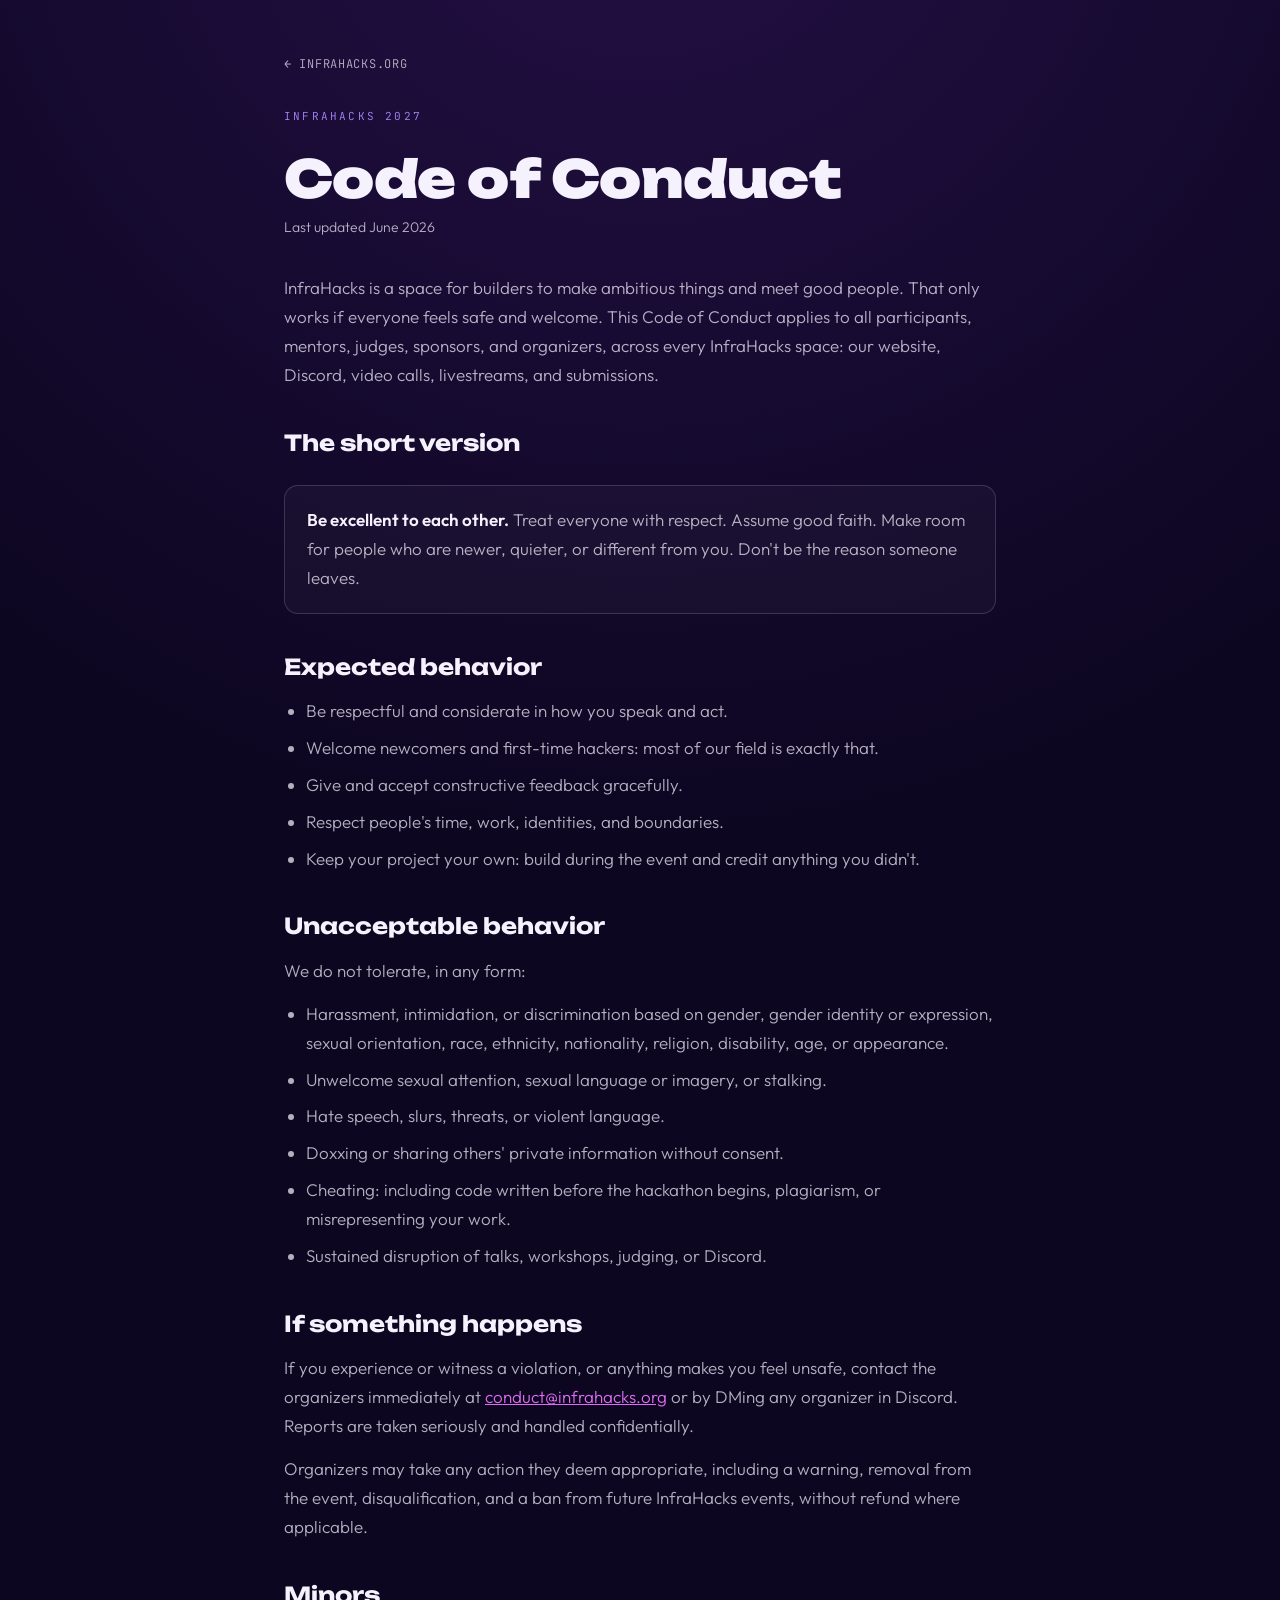
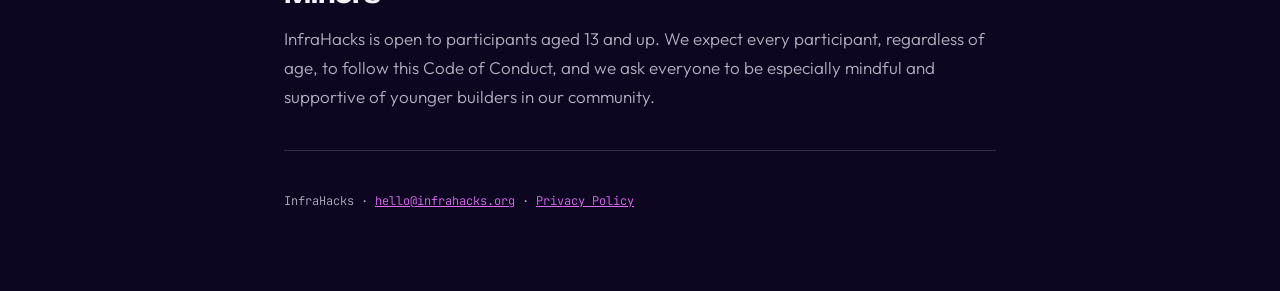
<file: coc.html>
<!DOCTYPE html>
<html lang="en">
<head>
  <meta name="robots" content="noindex">
<meta charset="UTF-8">
<meta name="viewport" content="width=device-width, initial-scale=1.0">
<title>Code of Conduct: InfraHacks 2027</title>
<meta name="description" content="The InfraHacks 2027 Code of Conduct: how we keep the event safe, welcoming, and harassment-free for everyone.">
<link rel="preconnect" href="https://fonts.googleapis.com">
<link rel="preconnect" href="https://fonts.gstatic.com" crossorigin>
<link href="https://fonts.googleapis.com/css2?family=Unbounded:wght@700;900&family=Outfit:wght@300;400;600&family=JetBrains+Mono:wght@400;500&display=swap" rel="stylesheet">
<style>
  :root{--bg:#0C0620;--ink:#F5F1FD;--mute:rgba(245,241,253,.72);--mag:#E06BF5;--violet:#A78BFA;--edge:rgba(245,241,253,.16)}
  *{margin:0;padding:0;box-sizing:border-box}
  body{background:radial-gradient(120% 80% at 50% -10%,#241046,#0c0620 70%);color:var(--ink);font-family:'Outfit',system-ui,sans-serif;font-weight:300;line-height:1.7;font-size:17px;min-height:100vh}
  .wrap{max-width:760px;margin:0 auto;padding:48px 24px 80px}
  a{color:var(--mag)}
  .back{font-family:'JetBrains Mono';font-size:12px;letter-spacing:.06em;text-transform:uppercase;text-decoration:none;color:var(--mute)}
  .back:hover{color:var(--mag)}
  h1{font-family:'Unbounded';font-weight:900;font-size:clamp(32px,6vw,52px);line-height:1.05;margin:26px 0 10px;letter-spacing:-.01em}
  .tag{font-family:'JetBrains Mono';font-size:11px;letter-spacing:.2em;text-transform:uppercase;color:var(--violet)}
  .updated{color:var(--mute);font-size:14px;margin-bottom:34px}
  h2{font-family:'Unbounded';font-weight:700;font-size:22px;margin:34px 0 12px}
  p{color:var(--mute);margin-bottom:14px}
  ul{color:var(--mute);margin:0 0 14px 22px}
  li{margin-bottom:8px}
  strong{color:var(--ink);font-weight:600}
  .box{border:1px solid var(--edge);border-radius:14px;padding:20px 22px;background:rgba(245,241,253,.03);margin:24px 0}
  hr{border:0;border-top:1px solid var(--edge);margin:38px 0}
  footer{color:var(--mute);font-family:'JetBrains Mono';font-size:12px;margin-top:40px}
</style>
</head>
<body>
<div class="wrap">
  <a class="back" href="./">← infrahacks.org</a>
  <div class="tag" style="margin-top:30px">InfraHacks 2027</div>
  <h1>Code of Conduct</h1>
  <p class="updated">Last updated June 2026</p>

  <p>InfraHacks is a space for builders to make ambitious things and meet good people. That only works if everyone feels safe and welcome. This Code of Conduct applies to all participants, mentors, judges, sponsors, and organizers, across every InfraHacks space: our website, Discord, video calls, livestreams, and submissions.</p>

  <h2>The short version</h2>
  <div class="box">
    <p style="margin:0"><strong>Be excellent to each other.</strong> Treat everyone with respect. Assume good faith. Make room for people who are newer, quieter, or different from you. Don't be the reason someone leaves.</p>
  </div>

  <h2>Expected behavior</h2>
  <ul>
    <li>Be respectful and considerate in how you speak and act.</li>
    <li>Welcome newcomers and first-time hackers: most of our field is exactly that.</li>
    <li>Give and accept constructive feedback gracefully.</li>
    <li>Respect people's time, work, identities, and boundaries.</li>
    <li>Keep your project your own: build during the event and credit anything you didn't.</li>
  </ul>

  <h2>Unacceptable behavior</h2>
  <p>We do not tolerate, in any form:</p>
  <ul>
    <li>Harassment, intimidation, or discrimination based on gender, gender identity or expression, sexual orientation, race, ethnicity, nationality, religion, disability, age, or appearance.</li>
    <li>Unwelcome sexual attention, sexual language or imagery, or stalking.</li>
    <li>Hate speech, slurs, threats, or violent language.</li>
    <li>Doxxing or sharing others' private information without consent.</li>
    <li>Cheating: including code written before the hackathon begins, plagiarism, or misrepresenting your work.</li>
    <li>Sustained disruption of talks, workshops, judging, or Discord.</li>
  </ul>

  <h2>If something happens</h2>
  <p>If you experience or witness a violation, or anything makes you feel unsafe, contact the organizers immediately at <a href="mailto:conduct@infrahacks.org">conduct@infrahacks.org</a> or by DMing any organizer in Discord. Reports are taken seriously and handled confidentially.</p>
  <p>Organizers may take any action they deem appropriate, including a warning, removal from the event, disqualification, and a ban from future InfraHacks events, without refund where applicable.</p>

  <h2>Minors</h2>
  <p>InfraHacks is open to participants aged 13 and up. We expect every participant, regardless of age, to follow this Code of Conduct, and we ask everyone to be especially mindful and supportive of younger builders in our community.</p>

  <hr>
  <footer>InfraHacks · <a href="mailto:hello@infrahacks.org">hello@infrahacks.org</a> · <a href="privacy.html">Privacy Policy</a></footer>
</div>
</body>
</html>
</file>
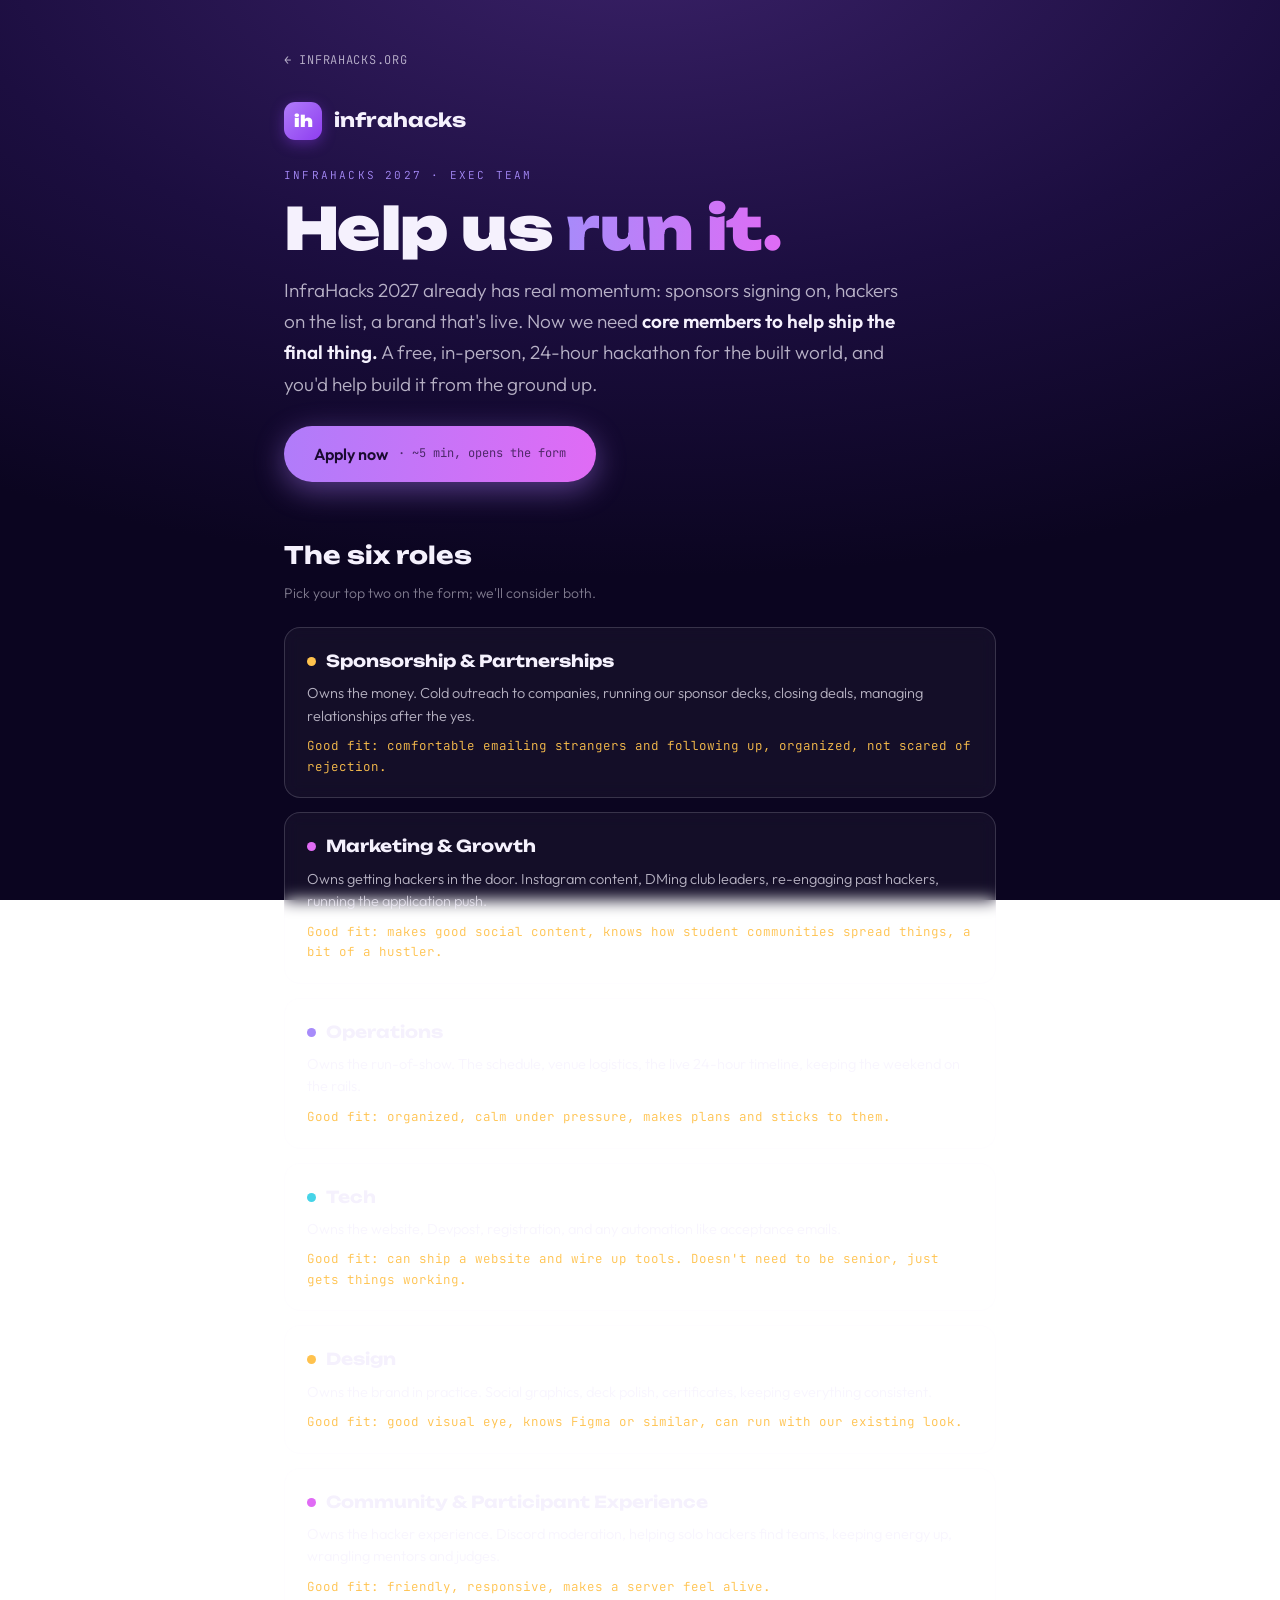
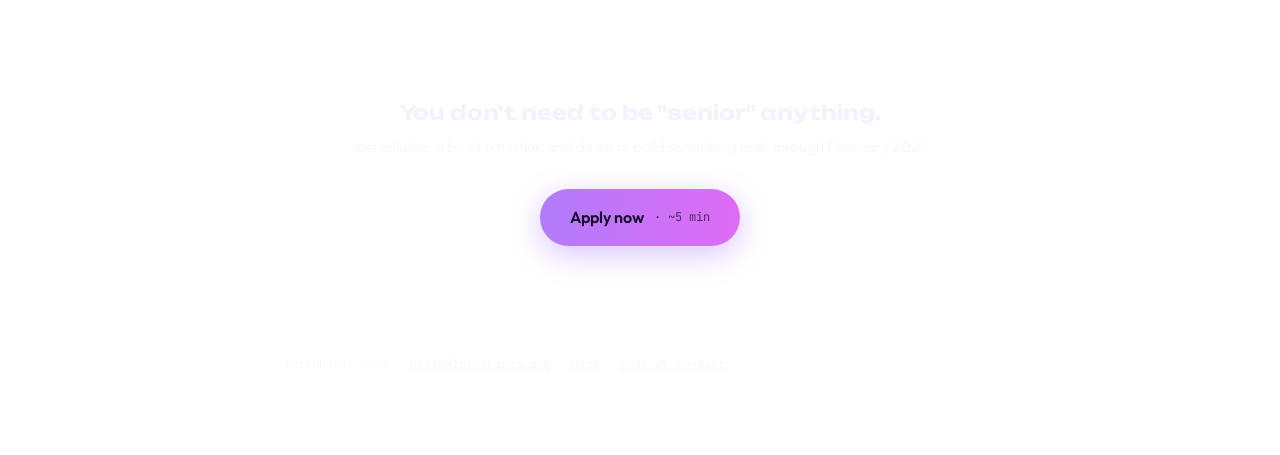
<file: ExecApplication.html>
<!DOCTYPE html>
<html lang="en">
<head>
  <meta name="robots" content="noindex">
<meta charset="UTF-8">
<meta name="viewport" content="width=device-width, initial-scale=1.0">
<title>Join the exec team: InfraHacks 2027</title>
<meta name="description" content="Help run InfraHacks 2027, a free, in-person, 24-hour hackathon for the built world. Six exec roles open. ~5 minutes to apply.">
<meta name="theme-color" content="#0C0620">
<link rel="icon" href="favicon.svg" type="image/svg+xml">
<link rel="preconnect" href="https://fonts.googleapis.com">
<link rel="preconnect" href="https://fonts.gstatic.com" crossorigin>
<link href="https://fonts.googleapis.com/css2?family=Unbounded:wght@700;900&family=Outfit:wght@300;400;500;600&family=JetBrains+Mono:wght@400;500&display=swap" rel="stylesheet">
<style>
  :root{--ink:#F5F1FD;--mute:rgba(245,241,253,.72);--dim:rgba(245,241,253,.5);--mag:#E06BF5;--violet:#A78BFA;--gold:#FFC24D;--edge:rgba(245,241,253,.16);--panel:rgba(245,241,253,.04)}
  *{margin:0;padding:0;box-sizing:border-box}
  body{background:radial-gradient(125% 90% at 50% -8%,#3a2168 0%,#1c0e40 44%,#0b0520 80%);background-attachment:fixed;color:var(--ink);font-family:'Outfit',system-ui,sans-serif;font-weight:300;line-height:1.65;font-size:17px;min-height:100vh;-webkit-font-smoothing:antialiased}
  .wrap{max-width:760px;margin:0 auto;padding:44px 24px 80px}
  a{color:var(--mag)}
  .back{font-family:'JetBrains Mono';font-size:12px;letter-spacing:.06em;text-transform:uppercase;text-decoration:none;color:var(--mute)}
  .back:hover{color:var(--mag)}
  .brand{display:flex;align-items:center;gap:12px;margin-top:30px}
  .ihmark{display:inline-flex;align-items:center;justify-content:center;width:38px;height:38px;border-radius:11px;background:linear-gradient(135deg,#B07CFA,#8E3DF0);color:#fff;font-family:'Unbounded';font-weight:900;font-size:16px;box-shadow:0 4px 14px rgba(142,61,240,.4)}
  .tag{font-family:'JetBrains Mono';font-size:11px;letter-spacing:.2em;text-transform:uppercase;color:var(--violet);margin-top:26px}
  h1{font-family:'Unbounded';font-weight:900;font-size:clamp(34px,7vw,58px);line-height:1.04;margin:14px 0 16px;letter-spacing:-.01em}
  h1 .grad{background:linear-gradient(95deg,var(--violet),var(--mag));-webkit-background-clip:text;background-clip:text;color:transparent}
  .sub{color:var(--mute);font-size:clamp(16px,2.4vw,19px);max-width:620px}
  .sub b{color:var(--ink);font-weight:600}
  .btn{display:inline-flex;align-items:center;gap:10px;font-family:'Outfit';font-weight:600;font-size:16px;background:linear-gradient(95deg,#B07CFA,#E06BF5);color:#1A0A30;text-decoration:none;padding:15px 30px;border-radius:999px;box-shadow:0 8px 30px rgba(176,124,250,.45);transition:transform .16s,box-shadow .25s;margin-top:26px}
  .btn:hover{transform:translateY(-2px);box-shadow:0 12px 38px rgba(224,107,245,.5)}
  .btn .sm{font-family:'JetBrains Mono';font-size:12px;opacity:.7;font-weight:400}
  h2{font-family:'Unbounded';font-weight:700;font-size:24px;margin:54px 0 6px}
  .h2sub{color:var(--dim);font-size:14px;margin-bottom:22px}
  .roles{display:grid;gap:14px}
  .role{border:1px solid var(--edge);border-radius:16px;padding:20px 22px;background:var(--panel);backdrop-filter:blur(8px)}
  .role .rn{font-family:'Unbounded';font-weight:700;font-size:16.5px;display:flex;align-items:center;gap:10px}
  .role .rn .dot{width:9px;height:9px;border-radius:50%;flex:none}
  .role .rd{color:var(--mute);font-size:14.5px;line-height:1.55;margin-top:7px}
  .role .rf{color:var(--gold);font-size:12.5px;font-family:'JetBrains Mono';margin-top:9px}
  .close{margin:48px 0 0;padding:28px;border:1px solid var(--edge);border-radius:18px;background:var(--panel);text-align:center}
  .close h3{font-family:'Unbounded';font-weight:700;font-size:20px;margin-bottom:6px}
  .close p{color:var(--mute);font-size:15px;margin-bottom:4px}
  hr{border:0;border-top:1px solid var(--edge);margin:44px 0 0}
  footer{color:var(--dim);font-family:'JetBrains Mono';font-size:12px;margin-top:34px;line-height:1.8}
  footer a{color:var(--mute)}
</style>
</head>
<body>
<div class="wrap">
  <a class="back" href="./">← infrahacks.org</a>
  <div class="brand"><span class="ihmark" aria-hidden="true">ih</span><span style="font-family:'Unbounded';font-weight:700;font-size:19px">infrahacks</span></div>

  <div class="tag">InfraHacks 2027 · Exec Team</div>
  <h1>Help us <span class="grad">run it.</span></h1>
  <p class="sub">InfraHacks 2027 already has real momentum: sponsors signing on, hackers on the list, a brand that's live. Now we need <b>core members to help ship the final thing.</b> A free, in-person, 24-hour hackathon for the built world, and you'd help build it from the ground up.</p>

  <a class="btn" href="https://docs.google.com/forms/d/e/1FAIpQLSdxxb1hHtY22SnlWflLknkckEEwfw00QRLWG6nO6tHUS1H6tA/viewform" target="_blank" rel="noopener">Apply now <span class="sm">· ~5 min, opens the form</span></a>

  <h2>The six roles</h2>
  <p class="h2sub">Pick your top two on the form; we'll consider both.</p>
  <div class="roles">
    <div class="role"><div class="rn"><span class="dot" style="background:var(--gold)"></span>Sponsorship &amp; Partnerships</div><div class="rd">Owns the money. Cold outreach to companies, running our sponsor decks, closing deals, managing relationships after the yes.</div><div class="rf">Good fit: comfortable emailing strangers and following up, organized, not scared of rejection.</div></div>
    <div class="role"><div class="rn"><span class="dot" style="background:var(--mag)"></span>Marketing &amp; Growth</div><div class="rd">Owns getting hackers in the door. Instagram content, DMing club leaders, re-engaging past hackers, running the application push.</div><div class="rf">Good fit: makes good social content, knows how student communities spread things, a bit of a hustler.</div></div>
    <div class="role"><div class="rn"><span class="dot" style="background:var(--violet)"></span>Operations</div><div class="rd">Owns the run-of-show. The schedule, venue logistics, the live 24-hour timeline, keeping the weekend on the rails.</div><div class="rf">Good fit: organized, calm under pressure, makes plans and sticks to them.</div></div>
    <div class="role"><div class="rn"><span class="dot" style="background:#46D4E8"></span>Tech</div><div class="rd">Owns the website, Devpost, registration, and any automation like acceptance emails.</div><div class="rf">Good fit: can ship a website and wire up tools. Doesn't need to be senior, just gets things working.</div></div>
    <div class="role"><div class="rn"><span class="dot" style="background:var(--gold)"></span>Design</div><div class="rd">Owns the brand in practice. Social graphics, deck polish, certificates, keeping everything consistent.</div><div class="rf">Good fit: good visual eye, knows Figma or similar, can run with our existing look.</div></div>
    <div class="role"><div class="rn"><span class="dot" style="background:var(--mag)"></span>Community &amp; Participant Experience</div><div class="rd">Owns the hacker experience. Discord moderation, helping solo hackers find teams, keeping energy up, wrangling mentors and judges.</div><div class="rf">Good fit: friendly, responsive, makes a server feel alive.</div></div>
  </div>

  <div class="close">
    <h3>You don't need to be "senior" anything.</h3>
    <p>Just reliable, a bit of a hustler, and down to build something real, through February 2027.</p>
    <a class="btn" href="https://docs.google.com/forms/d/e/1FAIpQLSdxxb1hHtY22SnlWflLknkckEEwfw00QRLWG6nO6tHUS1H6tA/viewform" target="_blank" rel="noopener">Apply now <span class="sm">· ~5 min</span></a>
  </div>

  <hr>
  <footer>InfraHacks 2027 · <a href="mailto:hello@infrahacks.org">hello@infrahacks.org</a> · <a href="./">Home</a> · <a href="coc.html">Code of Conduct</a></footer>
</div>
</body>
</html>
</file>
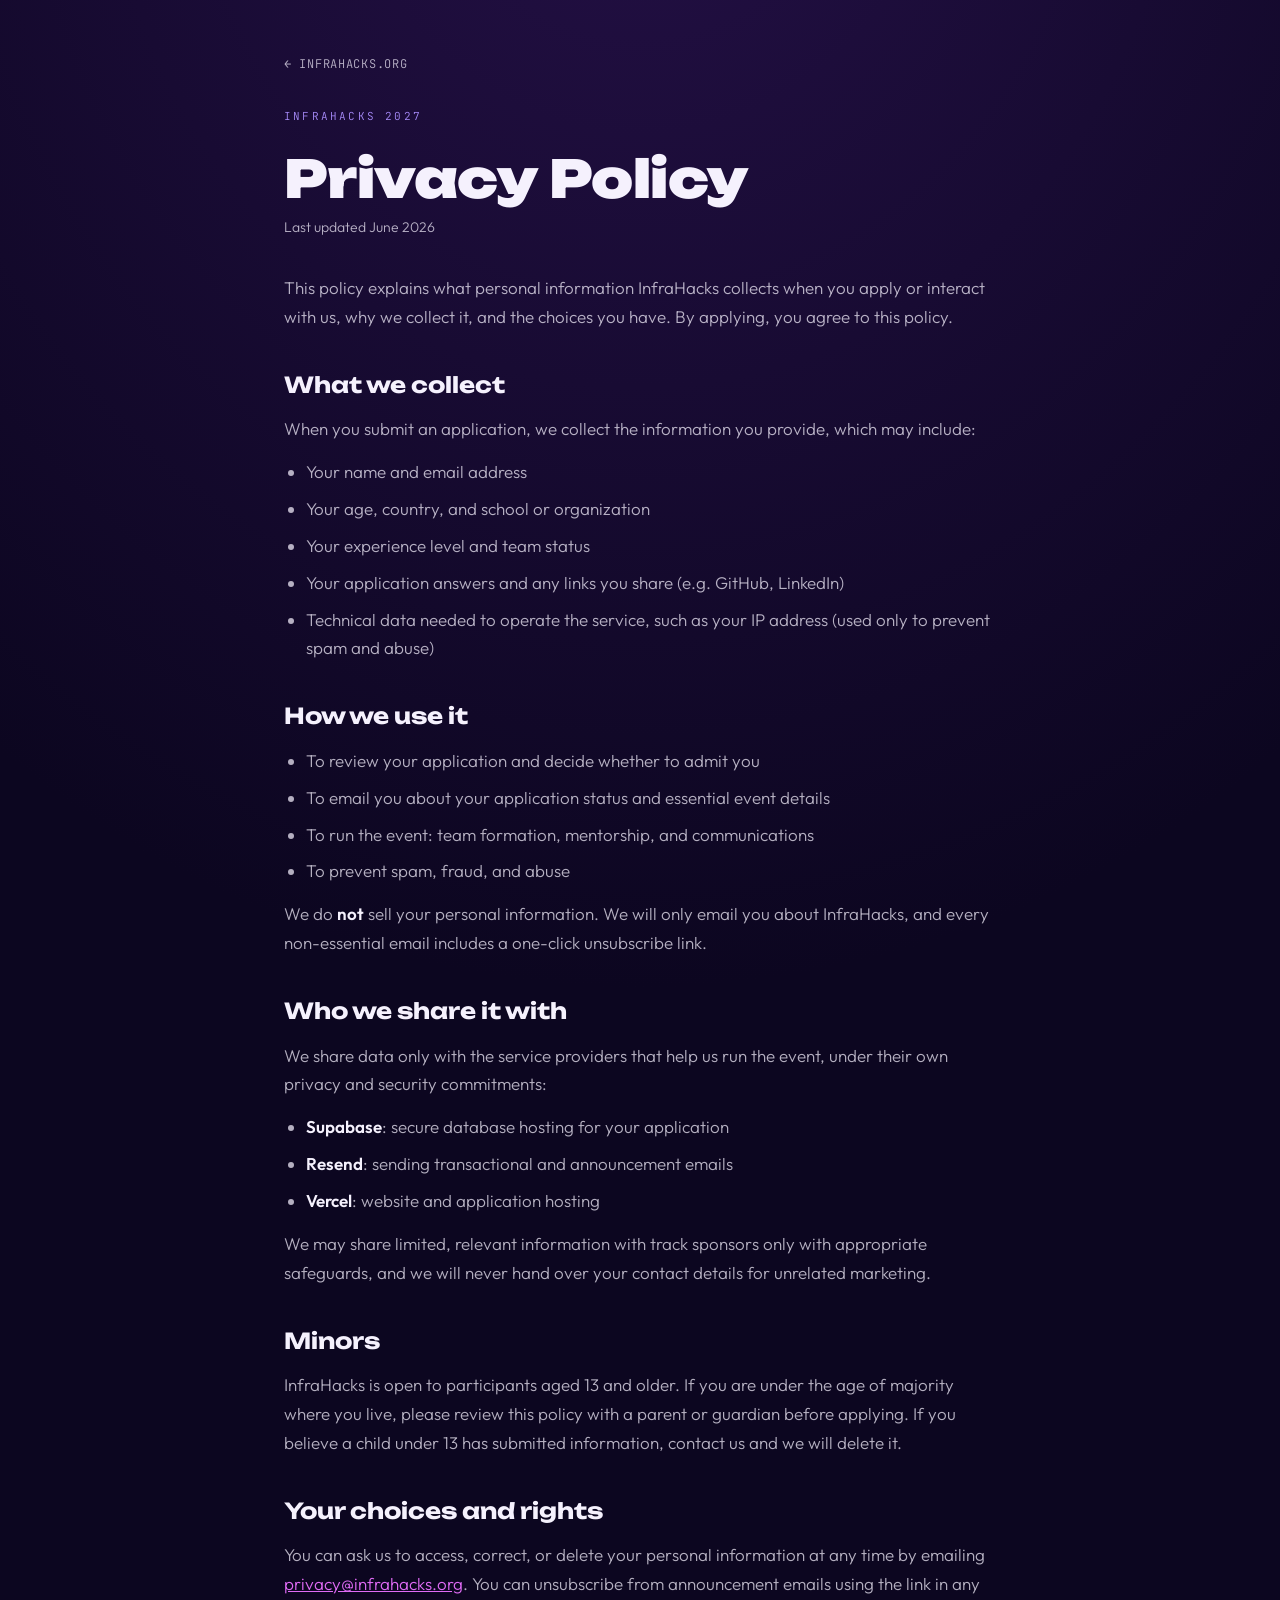
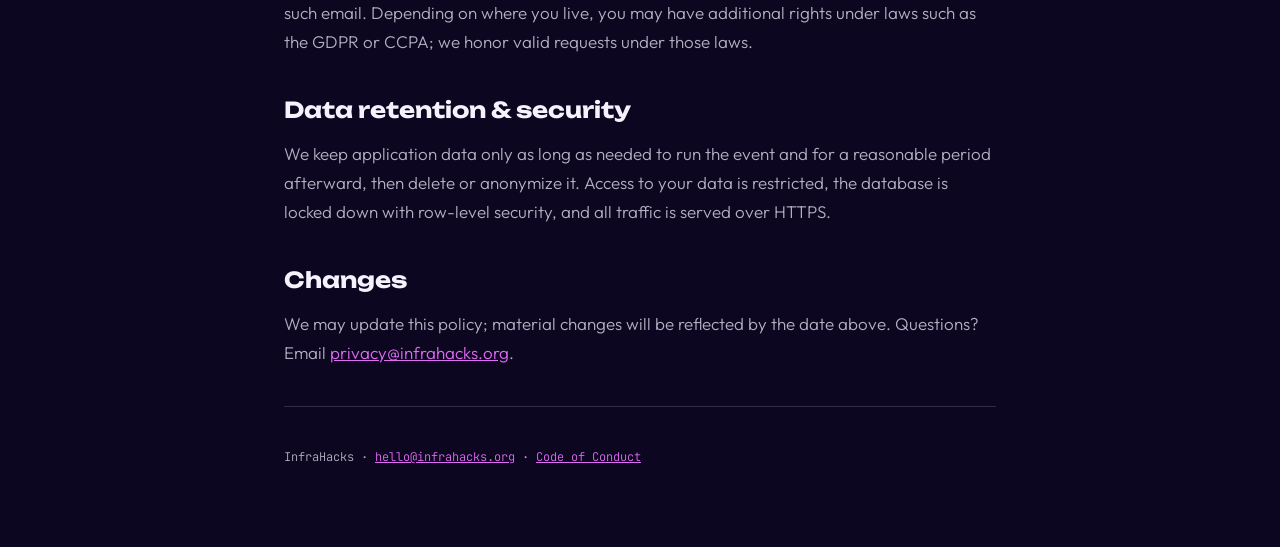
<file: privacy.html>
<!DOCTYPE html>
<html lang="en">
<head>
  <meta name="robots" content="noindex">
<meta charset="UTF-8">
<meta name="viewport" content="width=device-width, initial-scale=1.0">
<title>Privacy Policy: InfraHacks 2027</title>
<meta name="description" content="How InfraHacks 2027 collects, uses, and protects your personal information when you apply.">
<link rel="preconnect" href="https://fonts.googleapis.com">
<link rel="preconnect" href="https://fonts.gstatic.com" crossorigin>
<link href="https://fonts.googleapis.com/css2?family=Unbounded:wght@700;900&family=Outfit:wght@300;400;600&family=JetBrains+Mono:wght@400;500&display=swap" rel="stylesheet">
<style>
  :root{--bg:#0C0620;--ink:#F5F1FD;--mute:rgba(245,241,253,.72);--mag:#E06BF5;--violet:#A78BFA;--edge:rgba(245,241,253,.16)}
  *{margin:0;padding:0;box-sizing:border-box}
  body{background:radial-gradient(120% 80% at 50% -10%,#241046,#0c0620 70%);color:var(--ink);font-family:'Outfit',system-ui,sans-serif;font-weight:300;line-height:1.7;font-size:17px;min-height:100vh}
  .wrap{max-width:760px;margin:0 auto;padding:48px 24px 80px}
  a{color:var(--mag)}
  .back{font-family:'JetBrains Mono';font-size:12px;letter-spacing:.06em;text-transform:uppercase;text-decoration:none;color:var(--mute)}
  .back:hover{color:var(--mag)}
  h1{font-family:'Unbounded';font-weight:900;font-size:clamp(32px,6vw,52px);line-height:1.05;margin:26px 0 10px;letter-spacing:-.01em}
  .tag{font-family:'JetBrains Mono';font-size:11px;letter-spacing:.2em;text-transform:uppercase;color:var(--violet)}
  .updated{color:var(--mute);font-size:14px;margin-bottom:34px}
  h2{font-family:'Unbounded';font-weight:700;font-size:22px;margin:34px 0 12px}
  p{color:var(--mute);margin-bottom:14px}
  ul{color:var(--mute);margin:0 0 14px 22px}
  li{margin-bottom:8px}
  strong{color:var(--ink);font-weight:600}
  hr{border:0;border-top:1px solid var(--edge);margin:38px 0}
  footer{color:var(--mute);font-family:'JetBrains Mono';font-size:12px;margin-top:40px}
</style>
</head>
<body>
<div class="wrap">
  <a class="back" href="./">← infrahacks.org</a>
  <div class="tag" style="margin-top:30px">InfraHacks 2027</div>
  <h1>Privacy Policy</h1>
  <p class="updated">Last updated June 2026</p>

  <p>This policy explains what personal information InfraHacks collects when you apply or interact with us, why we collect it, and the choices you have. By applying, you agree to this policy.</p>

  <h2>What we collect</h2>
  <p>When you submit an application, we collect the information you provide, which may include:</p>
  <ul>
    <li>Your name and email address</li>
    <li>Your age, country, and school or organization</li>
    <li>Your experience level and team status</li>
    <li>Your application answers and any links you share (e.g. GitHub, LinkedIn)</li>
    <li>Technical data needed to operate the service, such as your IP address (used only to prevent spam and abuse)</li>
  </ul>

  <h2>How we use it</h2>
  <ul>
    <li>To review your application and decide whether to admit you</li>
    <li>To email you about your application status and essential event details</li>
    <li>To run the event: team formation, mentorship, and communications</li>
    <li>To prevent spam, fraud, and abuse</li>
  </ul>
  <p>We do <strong>not</strong> sell your personal information. We will only email you about InfraHacks, and every non-essential email includes a one-click unsubscribe link.</p>

  <h2>Who we share it with</h2>
  <p>We share data only with the service providers that help us run the event, under their own privacy and security commitments:</p>
  <ul>
    <li><strong>Supabase</strong>: secure database hosting for your application</li>
    <li><strong>Resend</strong>: sending transactional and announcement emails</li>
    <li><strong>Vercel</strong>: website and application hosting</li>
  </ul>
  <p>We may share limited, relevant information with track sponsors only with appropriate safeguards, and we will never hand over your contact details for unrelated marketing.</p>

  <h2>Minors</h2>
  <p>InfraHacks is open to participants aged 13 and older. If you are under the age of majority where you live, please review this policy with a parent or guardian before applying. If you believe a child under 13 has submitted information, contact us and we will delete it.</p>

  <h2>Your choices and rights</h2>
  <p>You can ask us to access, correct, or delete your personal information at any time by emailing <a href="mailto:privacy@infrahacks.org">privacy@infrahacks.org</a>. You can unsubscribe from announcement emails using the link in any such email. Depending on where you live, you may have additional rights under laws such as the GDPR or CCPA; we honor valid requests under those laws.</p>

  <h2>Data retention &amp; security</h2>
  <p>We keep application data only as long as needed to run the event and for a reasonable period afterward, then delete or anonymize it. Access to your data is restricted, the database is locked down with row-level security, and all traffic is served over HTTPS.</p>

  <h2>Changes</h2>
  <p>We may update this policy; material changes will be reflected by the date above. Questions? Email <a href="mailto:privacy@infrahacks.org">privacy@infrahacks.org</a>.</p>

  <hr>
  <footer>InfraHacks · <a href="mailto:hello@infrahacks.org">hello@infrahacks.org</a> · <a href="coc.html">Code of Conduct</a></footer>
</div>
</body>
</html>
</file>
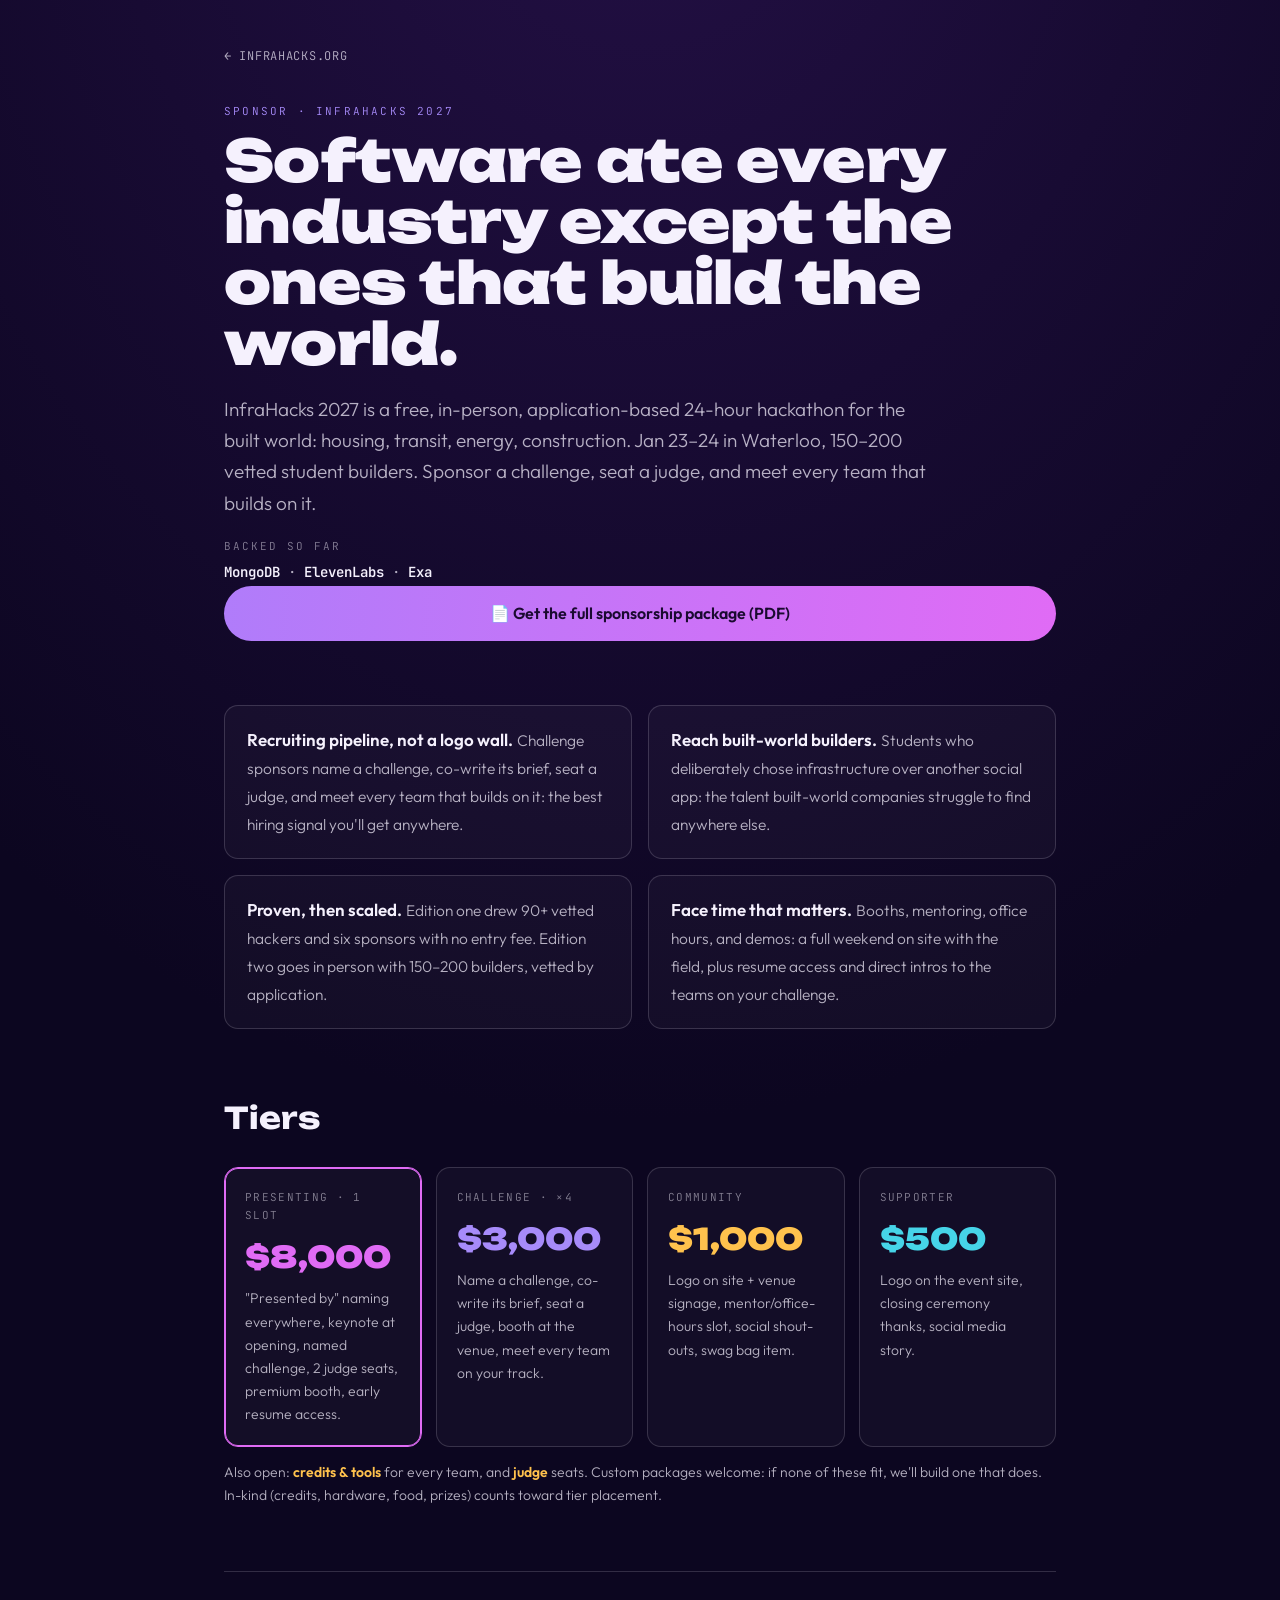
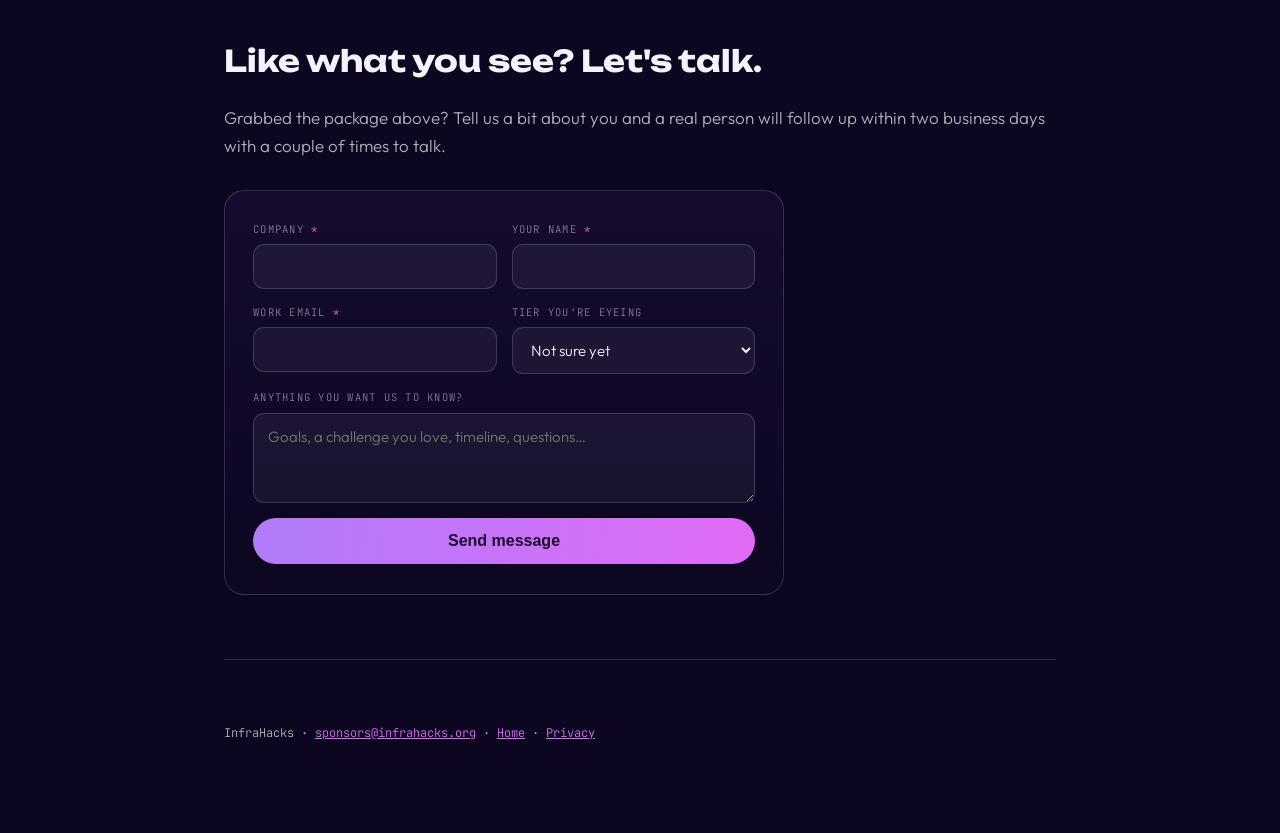
<file: sponsor.html>
<!DOCTYPE html>
<html lang="en">
<head>
  <meta name="robots" content="noindex">
<meta charset="UTF-8">
<meta name="viewport" content="width=device-width, initial-scale=1.0">
<title>Sponsor InfraHacks 2027</title>
<meta name="description" content="Sponsor InfraHacks 2027, a free, in-person, 24-hour hackathon for the built world. Name a challenge, seat a judge, and meet every team that builds on it.">
<meta name="theme-color" content="#0C0620">
<link rel="canonical" href="https://infrahacks.org/sponsor.html">
<link rel="icon" href="favicon.svg" type="image/svg+xml">
<meta property="og:title" content="Sponsor InfraHacks 2027">
<meta property="og:description" content="A free, in-person, 24-hour hackathon for the built world: housing, transit, energy, construction. Sponsor a challenge and meet every team that builds on it.">
<meta property="og:image" content="https://infrahacks.org/og.png">
<meta property="og:url" content="https://infrahacks.org/sponsor.html">
<link rel="preconnect" href="https://fonts.googleapis.com">
<link rel="preconnect" href="https://fonts.gstatic.com" crossorigin>
<link href="https://fonts.googleapis.com/css2?family=Unbounded:wght@700;900&family=Outfit:wght@300;400;500;600&family=JetBrains+Mono:wght@400;500&display=swap" rel="stylesheet">
<style>
  :root{--ink:#F5F1FD;--mute:rgba(245,241,253,.72);--dim:rgba(245,241,253,.5);--edge:rgba(245,241,253,.16);--mag:#E06BF5;--violet:#A78BFA;--lineE:#FFC24D}
  *{margin:0;padding:0;box-sizing:border-box}
  body{background:radial-gradient(120% 80% at 50% -10%,#241046,#0c0620 70%);color:var(--ink);font-family:'Outfit',system-ui,sans-serif;font-weight:300;line-height:1.65;font-size:17px;-webkit-font-smoothing:antialiased}
  .wrap{max-width:880px;margin:0 auto;padding:40px 24px 90px}
  a{color:var(--mag)}
  .back{font-family:'JetBrains Mono';font-size:12px;letter-spacing:.06em;text-transform:uppercase;text-decoration:none;color:var(--mute)}
  .back:hover{color:var(--mag)}
  .tag{font-family:'JetBrains Mono';font-size:11px;letter-spacing:.2em;text-transform:uppercase;color:var(--violet);margin:34px 0 10px}
  h1{font-family:'Unbounded';font-weight:900;font-size:clamp(32px,6vw,58px);line-height:1.05;letter-spacing:-.01em;max-width:16ch}
  .sub{color:var(--mute);font-size:19px;margin:20px 0 0;max-width:60ch}
  h2{font-family:'Unbounded';font-weight:700;font-size:clamp(22px,3.4vw,30px);margin:0 0 18px}
  .why{display:grid;gap:16px;grid-template-columns:1fr 1fr;margin:64px 0}
  @media(max-width:680px){.why{grid-template-columns:1fr}}
  .why .w{border:1px solid var(--edge);border-radius:14px;padding:20px 22px;background:rgba(245,241,253,.03)}
  .why .w b{color:var(--ink);font-weight:600}
  .why .w span{color:var(--mute);font-size:15.5px}
  .tiers{display:grid;gap:14px;grid-template-columns:repeat(auto-fit,minmax(180px,1fr));margin:24px 0 0}
  .tier{border:1px solid var(--edge);border-radius:14px;padding:20px;background:rgba(245,241,253,.03)}
  .tier.feat{border-color:var(--mag);box-shadow:0 0 0 1px var(--mag) inset}
  .tier .n{font-family:'JetBrains Mono';font-size:11px;letter-spacing:.12em;text-transform:uppercase;color:var(--dim)}
  .tier .p{font-family:'Unbounded';font-weight:900;font-size:30px;margin:8px 0 6px}
  .tier.t1 .p{color:var(--mag)}.tier.t2 .p{color:var(--violet)}.tier.t3 .p{color:var(--lineE)}.tier.t4 .p{color:#46D4E8}
  .tier .d{color:var(--mute);font-size:14px}
  /* form */
  .formcard{border:1px solid var(--edge);border-radius:20px;padding:30px 28px;background:linear-gradient(180deg,rgba(28,16,56,.6),rgba(14,7,34,.6));margin-top:30px;max-width:560px}
  .frm{display:grid;gap:15px}
  .row2{display:grid;gap:15px;grid-template-columns:1fr 1fr}
  @media(max-width:520px){.row2{grid-template-columns:1fr}}
  .field{display:flex;flex-direction:column;gap:6px}
  .field label{font-family:'JetBrains Mono';font-size:10.5px;letter-spacing:.12em;text-transform:uppercase;color:var(--dim)}
  .field .req{color:var(--mag)}
  input,select,textarea{width:100%;font-family:'Outfit';font-size:15px;font-weight:300;color:var(--ink);background:rgba(245,241,253,.05);border:1px solid var(--edge);border-radius:11px;padding:12px 14px}
  textarea{resize:vertical;min-height:90px;line-height:1.5}
  input:focus,select:focus,textarea:focus{outline:none;border-color:var(--mag)}
  select option{background:#1A0E36}
  .hp{position:absolute;left:-9999px;width:1px;height:1px;opacity:0}
  .btn{display:inline-flex;align-items:center;justify-content:center;gap:9px;font-weight:600;font-size:16px;background:linear-gradient(95deg,#B07CFA,#E06BF5);color:#1A0A30;text-decoration:none;cursor:pointer;padding:14px 26px;border:0;border-radius:999px;width:100%}
  .btn[disabled]{opacity:.6;cursor:progress}
  .msg{font-family:'JetBrains Mono';font-size:13px;padding:12px 14px;border-radius:11px;display:none}
  .msg.show{display:block}
  .msg.err{background:rgba(255,90,110,.12);border:1px solid rgba(255,90,110,.4);color:#FF9AAA}
  .done{text-align:center;padding:20px 6px;display:none}
  .done.show{display:block}
  .done .big{font-size:46px;margin-bottom:12px}
  .done h3{font-family:'Unbounded';font-weight:900;font-size:24px;margin-bottom:8px}
  .done p{color:var(--mute);font-size:15px}
  hr{border:0;border-top:1px solid var(--edge);margin:64px 0}
  footer{color:var(--mute);font-family:'JetBrains Mono';font-size:12px}
</style>
</head>
<body>
<div class="wrap">
  <a class="back" href="./">← infrahacks.org</a>
  <div class="tag">Sponsor · InfraHacks 2027</div>
  <h1>Software ate every industry except the ones that build the world.</h1>
  <p class="sub">InfraHacks 2027 is a free, in-person, application-based 24-hour hackathon for the built world: housing, transit, energy, construction. Jan 23–24 in Waterloo, 150–200 vetted student builders. Sponsor a challenge, seat a judge, and meet every team that builds on it.</p>

  <p style="margin:18px 0 0;font-family:'JetBrains Mono';font-size:11px;letter-spacing:.18em;text-transform:uppercase;color:var(--dim)">Backed so far</p>
  <p style="margin:6px 0 0;font-family:'JetBrains Mono';font-size:14px;color:var(--mute)"><b style="color:var(--ink);font-weight:600">MongoDB</b> · <b style="color:var(--ink);font-weight:600">ElevenLabs</b> · <b style="color:var(--ink);font-weight:600">Exa</b></p>

  <div style="margin:2px 0 6px"><a class="btn" href="InfraHacks-Sponsorship-Package.pdf" target="_blank" rel="noopener">📄 Get the full sponsorship package (PDF)</a></div>

  <div class="why">
    <div class="w"><b>Recruiting pipeline, not a logo wall.</b> <span>Challenge sponsors name a challenge, co-write its brief, seat a judge, and meet every team that builds on it: the best hiring signal you'll get anywhere.</span></div>
    <div class="w"><b>Reach built-world builders.</b> <span>Students who deliberately chose infrastructure over another social app: the talent built-world companies struggle to find anywhere else.</span></div>
    <div class="w"><b>Proven, then scaled.</b> <span>Edition one drew 90+ vetted hackers and six sponsors with no entry fee. Edition two goes in person with 150–200 builders, vetted by application.</span></div>
    <div class="w"><b>Face time that matters.</b> <span>Booths, mentoring, office hours, and demos: a full weekend on site with the field, plus resume access and direct intros to the teams on your challenge.</span></div>
  </div>

  <h2>Tiers</h2>
  <div class="tiers">
    <div class="tier t1 feat"><div class="n">Presenting · 1 slot</div><div class="p">$8,000</div><div class="d">"Presented by" naming everywhere, keynote at opening, named challenge, 2 judge seats, premium booth, early resume access.</div></div>
    <div class="tier t2"><div class="n">Challenge · ×4</div><div class="p">$3,000</div><div class="d">Name a challenge, co-write its brief, seat a judge, booth at the venue, meet every team on your track.</div></div>
    <div class="tier t3"><div class="n">Community</div><div class="p">$1,000</div><div class="d">Logo on site + venue signage, mentor/office-hours slot, social shout-outs, swag bag item.</div></div>
    <div class="tier t4"><div class="n">Supporter</div><div class="p">$500</div><div class="d">Logo on the event site, closing ceremony thanks, social media story.</div></div>
  </div>
  <p style="color:var(--mute);font-size:14px;margin-top:14px">Also open: <b style="color:var(--lineE);font-weight:600">credits &amp; tools</b> for every team, and <b style="color:var(--lineE);font-weight:600">judge</b> seats. Custom packages welcome: if none of these fit, we'll build one that does. In-kind (credits, hardware, food, prizes) counts toward tier placement.</p>

  <hr>

  <h2 id="form">Like what you see? Let's talk.</h2>
  <p style="color:var(--mute);margin-bottom:6px">Grabbed the package above? Tell us a bit about you and a real person will follow up within two business days with a couple of times to talk.</p>
  <div class="formcard">
    <form class="frm" id="sform" novalidate>
      <input class="hp" type="text" name="website" tabindex="-1" autocomplete="off" aria-hidden="true">
      <div class="row2">
        <div class="field"><label for="s-company">Company <span class="req">*</span></label><input id="s-company" name="company" type="text" maxlength="160"></div>
        <div class="field"><label for="s-name">Your name <span class="req">*</span></label><input id="s-name" name="contact_name" type="text" maxlength="120"></div>
      </div>
      <div class="row2">
        <div class="field"><label for="s-email">Work email <span class="req">*</span></label><input id="s-email" name="email" type="email" maxlength="200"></div>
        <div class="field"><label for="s-tier">Tier you're eyeing</label>
          <select id="s-tier" name="tier">
            <option value="undecided">Not sure yet</option>
            <option value="presenting">Presenting · $8,000</option>
            <option value="track">Challenge · $3,000</option>
            <option value="community">Community · $1,000</option>
            <option value="supporter">Supporter · $500</option>
            <option value="credits">Credits / judges</option>
          </select>
        </div>
      </div>
      <div class="field"><label for="s-msg">Anything you want us to know?</label><textarea id="s-msg" name="message" maxlength="2000" placeholder="Goals, a challenge you love, timeline, questions…"></textarea></div>
      <div class="msg err" id="s-err" role="alert"></div>
      <button class="btn" type="submit" id="s-submit">Send message</button>
    </form>
    <div class="done" id="s-done">
      <div class="big">✦</div>
      <h3>Thanks, we're on it.</h3>
      <p>Check your inbox for a confirmation. A real person will follow up within two business days to talk.</p>
    </div>
  </div>

  <hr>
  <footer>InfraHacks · <a href="mailto:sponsors@infrahacks.org">sponsors@infrahacks.org</a> · <a href="./">Home</a> · <a href="privacy.html">Privacy</a></footer>
</div>

<script>
(function(){
  var $=function(s){return document.querySelector(s)};
  var form=$('#sform'), submit=$('#s-submit'), err=$('#s-err'), done=$('#s-done');
  function setErr(m){ err.textContent=m||''; err.classList.toggle('show',!!m); }
  form.addEventListener('submit',function(e){
    e.preventDefault();
    setErr('');
    var data={company:form.company.value.trim(),contact_name:form.contact_name.value.trim(),email:form.email.value.trim(),tier:form.tier.value,message:form.message.value.trim(),website:form.website.value};
    if(!data.company||!data.contact_name){ setErr('Please add your company and name.'); return; }
    if(!/^[^\s@]+@[^\s@]+\.[^\s@]+$/.test(data.email)){ setErr('Please enter a valid work email.'); return; }
    submit.disabled=true; submit.textContent='Sending…';
    fetch('/api/sponsor-inquiry',{method:'POST',headers:{'Content-Type':'application/json'},body:JSON.stringify(data)})
      .then(function(r){return r.json().then(function(j){return {status:r.status,body:j}})})
      .then(function(res){
        if(res.status===200&&res.body.ok){ form.style.display='none'; done.classList.add('show'); return; }
        submit.disabled=false; submit.textContent='Send message';
        if(res.status===429){ setErr('Too many requests, please try again in a few minutes.'); }
        else { setErr(res.body.error||'Something went wrong. Please email sponsors@infrahacks.org.'); }
      }).catch(function(){ submit.disabled=false; submit.textContent='Send message'; setErr('Network error, try again or email sponsors@infrahacks.org.'); });
  });
})();
</script>
</body>
</html>
</file>
